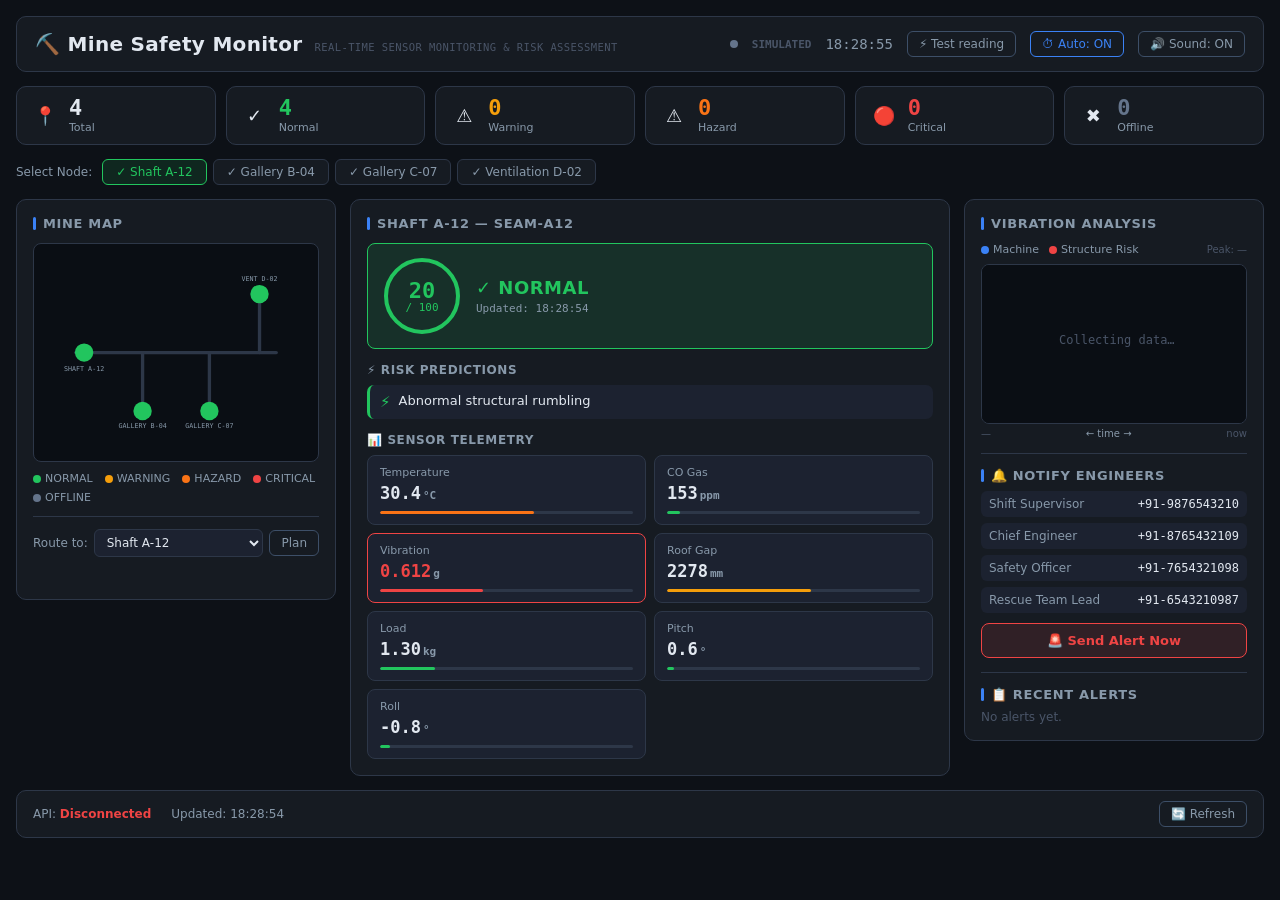
<file: index.html>
<!DOCTYPE html>
<html lang="en">
<head>
<meta charset="UTF-8">
<meta name="viewport" content="width=device-width, initial-scale=1.0">
<title>Mine Safety Dashboard</title>
<link rel="stylesheet" href="style_redesigned.css">
</head>
<body>
</head>
<body>

<!-- Evacuation Banner -->
<div id="evacBanner" class="evac-banner hidden">
  <div class="evac-siren">🚨</div>
  <div class="evac-content">
    <div class="evac-title">CRITICAL EMERGENCY</div>
    <div class="evac-msg" id="evacMsg">IMMEDIATE EVACUATION REQUIRED</div>
  </div>
  <button class="evac-close" onclick="document.getElementById('evacBanner').classList.add('hidden')">Dismiss</button>
</div>

<!-- Toast notification container -->
<div id="toastContainer"></div>

<div class="container">

  <!-- Header -->
  <div class="header">
    <div class="header-brand">
      <h1>⛏️ Mine Safety Monitor</h1>
      <small>REAL-TIME SENSOR MONITORING &amp; RISK ASSESSMENT</small>
    </div>
    <div class="header-right">
      <span class="conn-dot" id="connDot"></span>
      <span class="conn-badge" id="connBadge">Connecting…</span>
      <span class="hdr-clock" id="clock">--:--:--</span>
      <button class="btn-sm" id="testReadingBtn">⚡ Test reading</button>
      <button class="btn-sm active-toggle" id="autoBtn">⏱ Auto: ON</button>
      <button class="btn-sm" id="audioBtn">🔊 Sound: ON</button>
    </div>
  </div>

  <!-- Stats row -->
  <div class="stats-row" id="statsRow">
    <div class="stat-tile"><div class="stat-icon">📍</div><div><div class="stat-num" id="s-total">0</div><div class="stat-lbl">Total</div></div></div>
    <div class="stat-tile"><div class="stat-icon">✓</div><div><div class="stat-num" id="s-normal" style="color:var(--safe)">0</div><div class="stat-lbl">Normal</div></div></div>
    <div class="stat-tile"><div class="stat-icon">⚠</div><div><div class="stat-num" id="s-warn" style="color:var(--warn)">0</div><div class="stat-lbl">Warning</div></div></div>
    <div class="stat-tile"><div class="stat-icon">⚠</div><div><div class="stat-num" id="s-hazard" style="color:var(--hazard)">0</div><div class="stat-lbl">Hazard</div></div></div>
    <div class="stat-tile"><div class="stat-icon">🔴</div><div><div class="stat-num" id="s-crit" style="color:var(--crit)">0</div><div class="stat-lbl">Critical</div></div></div>
    <div class="stat-tile"><div class="stat-icon">✖</div><div><div class="stat-num" id="s-offline" style="color:var(--offline)">0</div><div class="stat-lbl">Offline</div></div></div>
  </div>

  <!-- Node selector tabs -->
  <div class="node-selector">
    <div class="sel-label">Select Node:</div>
    <div class="sel-tabs" id="nodeTabs"></div>
  </div>

  <!-- Active alerts banner -->
  <div class="active-alerts-bar" id="activeAlertsBar">
    <h3>🚨 Active Alerts</h3>
    <div class="active-alerts-list" id="activeAlertsList"></div>
  </div>

  <!-- Main 3-col grid -->
  <div class="main-grid">

    <!-- LEFT: Mine map + route planner -->
    <div class="panel">
      <div class="panel-title">Mine Map</div>

      <div class="map-wrap">
        <svg id="mapSvg" viewBox="0 0 340 260" preserveAspectRatio="xMidYMid meet">
          <!-- tunnel lines -->
          <line x1="50" y1="130" x2="290" y2="130" stroke="#2d3748" stroke-width="4" stroke-linecap="round"/>
          <line x1="130" y1="130" x2="130" y2="200" stroke="#2d3748" stroke-width="4" stroke-linecap="round"/>
          <line x1="210" y1="130" x2="210" y2="200" stroke="#2d3748" stroke-width="4" stroke-linecap="round"/>
          <line x1="270" y1="130" x2="270" y2="60"  stroke="#2d3748" stroke-width="4" stroke-linecap="round"/>
          <!-- node A12 -->
          <circle class="pulse-ring" id="pr-SEAM-A12" cx="60" cy="130" r="12" fill="#22c55e"/>
          <circle id="md-SEAM-A12" cx="60" cy="130" r="11" fill="#22c55e" style="cursor:pointer"/>
          <text class="map-node-lbl" x="60" y="152" text-anchor="middle" font-size="8">SHAFT A-12</text>
          <!-- node B04 -->
          <circle class="pulse-ring" id="pr-SEAM-B04" cx="130" cy="200" r="12" fill="#22c55e"/>
          <circle id="md-SEAM-B04" cx="130" cy="200" r="11" fill="#22c55e" style="cursor:pointer"/>
          <text class="map-node-lbl" x="130" y="220" text-anchor="middle" font-size="8">GALLERY B-04</text>
          <!-- node C07 -->
          <circle class="pulse-ring" id="pr-SEAM-C07" cx="210" cy="200" r="12" fill="#22c55e"/>
          <circle id="md-SEAM-C07" cx="210" cy="200" r="11" fill="#22c55e" style="cursor:pointer"/>
          <text class="map-node-lbl" x="210" y="220" text-anchor="middle" font-size="8">GALLERY C-07</text>
          <!-- node D02 -->
          <circle class="pulse-ring" id="pr-VENT-D02" cx="270" cy="60" r="12" fill="#22c55e"/>
          <circle id="md-VENT-D02" cx="270" cy="60" r="11" fill="#22c55e" style="cursor:pointer"/>
          <text class="map-node-lbl" x="270" y="44" text-anchor="middle" font-size="8">VENT D-02</text>
        </svg>
      </div>

      <div class="map-legend" id="mapLegend"></div>

      <div class="route-planner">
        <div class="route-row">
          <label>Route to:</label>
          <select id="routeTo">
            <option value="SEAM-A12">Shaft A-12</option>
            <option value="SEAM-B04">Gallery B-04</option>
            <option value="SEAM-C07">Gallery C-07</option>
            <option value="VENT-D02">Vent D-02</option>
          </select>
          <button class="btn-sm" id="routeBtn">Plan</button>
        </div>
        <div class="route-result" id="routeResult"></div>
      </div>
    </div>

    <!-- CENTER: Node detail -->
    <div class="panel" id="centerPanel">
      <div class="panel-title" id="nodePanelTitle">Node Details</div>

      <!-- Risk banner -->
      <div class="risk-banner" id="riskBanner">
        <div class="risk-circle" id="riskCircle">
          <span id="riskVal">--</span>
          <small>/ 100</small>
        </div>
        <div class="risk-info">
          <div class="risk-flag" id="riskFlag">—</div>
          <div class="risk-time" id="riskTime">—</div>
        </div>
      </div>

      <!-- Risk predictions -->
      <div class="section-h">⚡ Risk Predictions</div>
      <div class="predictions-list" id="predsList"></div>

      <!-- Sensor telemetry -->
      <div class="section-h">📊 Sensor Telemetry</div>
      <div class="telemetry-grid" id="teleGrid"></div>
    </div>

    <!-- RIGHT: Vibration + alerts + contacts -->
    <div class="panel">

      <!-- Vibration chart -->
      <div class="panel-title">Vibration Analysis</div>
      <div class="vibe-header">
        <div class="vibe-legend">
          <span><span class="dot" style="background:#3b82f6;border-radius:50%;width:8px;height:8px;display:inline-block"></span> Machine</span>
          <span><span class="dot" style="background:#ef4444;border-radius:50%;width:8px;height:8px;display:inline-block"></span> Structure Risk</span>
        </div>
        <span style="font-size:10px;color:var(--text-faint)" id="vibePeakLabel">Peak: —</span>
      </div>
      <div class="chart-wrap">
        <canvas id="vibCanvas"></canvas>
      </div>
      <div style="display:flex;justify-content:space-between;font-size:10px;color:var(--text-faint);margin-top:4px">
        <span id="vibeTimeOld">—</span>
        <span style="color:var(--text-muted)">← time →</span>
        <span id="vibeTimeNew">now</span>
      </div>

      <!-- Alert engineers -->
      <div class="engineers-block">
        <div class="panel-title" style="margin-bottom:8px">🔔 Notify Engineers</div>
        <div class="contact-list" id="contactList"></div>
        <button class="btn-alert" id="manualAlertBtn">🚨 Send Alert Now</button>
      </div>

      <!-- Alert history -->
      <div class="alerts-block">
        <div class="panel-title" style="margin-bottom:8px">📋 Recent Alerts</div>
        <div class="alerts-scroll" id="alertsScroll">
          <p style="color:var(--text-faint);font-size:12px">No alerts yet.</p>
        </div>
      </div>

    </div>
  </div><!-- /main-grid -->

  <!-- Footer -->
  <div class="footer">
    <div class="footer-info">
      <span>API: <strong id="apiStatus" style="color:var(--crit)">Disconnected</strong></span>
      <span>Updated: <span id="lastUpdate">—</span></span>
    </div>
    <div class="footer-ctrls">
      <button class="btn-sm" id="refreshBtn">🔄 Refresh</button>
    </div>
  </div>

</div><!-- /container -->
<script src="script_redesigned.js"></script>
</body>
</html>
</file>
<file: style_redesigned.css>
/* ── Reset & base ─────────────────────────────────────────── */
*{box-sizing:border-box;margin:0;padding:0}
:root{
  --bg:#0d1117;
  --surface:#161b22;
  --surface2:#1c2230;
  --border:#2d3748;
  --border2:#3d4f68;
  --text:#e2e8f0;
  --text-muted:#8899aa;
  --text-faint:#4a5568;
  --safe:#22c55e;    --safe-bg:rgba(34,197,94,.12);
  --warn:#f59e0b;    --warn-bg:rgba(245,158,11,.12);
  --hazard:#f97316;  --hazard-bg:rgba(249,115,22,.12);
  --crit:#ef4444;    --crit-bg:rgba(239,68,68,.12);
  --offline:#64748b; --offline-bg:rgba(100,116,139,.12);
  --accent:#3b82f6;
  --radius:10px;
  --font:'Segoe UI',system-ui,sans-serif;
  --mono:'IBM Plex Mono','Fira Code',monospace;
}
body{background:var(--bg);color:var(--text);font-family:var(--font);min-height:100vh;overflow-x:hidden}
button{cursor:pointer;font-family:inherit}
canvas{display:block}

/* ── Evacuation banner ──────────────────────────────────────── */
.evac-banner{
  display:none;position:fixed;top:0;left:0;right:0;z-index:9999;
  background:#7f1d1d;border-bottom:3px solid var(--crit);
  padding:10px 20px;
  display:flex;align-items:center;gap:16px;
  animation:evacpulse 1s ease-in-out infinite alternate;
}
.evac-banner.hidden{display:none!important}
@keyframes evacpulse{from{background:#7f1d1d}to{background:#991b1b}}
.evac-siren{font-size:28px;animation:spin 1s linear infinite}
@keyframes spin{from{transform:rotate(-15deg)}to{transform:rotate(15deg)}}
.evac-title{font-size:18px;font-weight:700;color:#fca5a5;letter-spacing:1px}
.evac-msg{font-size:13px;color:#fecaca;margin-top:2px}
.evac-close{margin-left:auto;background:transparent;border:1px solid #fca5a5;color:#fca5a5;padding:4px 10px;border-radius:6px;font-size:12px}

/* ── Notification toast ─────────────────────────────────────── */
#toastContainer{
  position:fixed;top:16px;right:16px;z-index:8888;
  display:flex;flex-direction:column;gap:8px;pointer-events:none;
  max-width:340px;width:100%;
}
.toast{
  background:var(--surface2);border-left:4px solid var(--warn);
  border-radius:8px;padding:12px 14px;
  box-shadow:0 4px 20px rgba(0,0,0,.5);
  pointer-events:all;
  animation:slideIn .3s ease;font-size:13px;
}
@keyframes slideIn{from{transform:translateX(110%);opacity:0}to{transform:translateX(0);opacity:1}}
.toast.dismissing{animation:slideOut .3s ease forwards}
@keyframes slideOut{to{transform:translateX(110%);opacity:0}}
.toast-head{display:flex;align-items:center;gap:8px;margin-bottom:5px;font-weight:600}
.toast-body{color:var(--text-muted);line-height:1.4}
.toast-dismiss{margin-left:auto;background:none;border:none;color:var(--text-faint);font-size:16px;padding:0 2px}

/* ── Layout ─────────────────────────────────────────────────── */
.container{max-width:1440px;margin:0 auto;padding:16px}

/* ── Header ─────────────────────────────────────────────────── */
.header{
  display:flex;align-items:center;justify-content:space-between;
  flex-wrap:wrap;gap:12px;
  padding:14px 18px;
  background:var(--surface);border:1px solid var(--border);border-radius:var(--radius);
  margin-bottom:14px;
}
.header-brand{display:flex;align-items:baseline;gap:12px}
.header-brand h1{font-size:20px;font-weight:700;letter-spacing:.3px}
.header-brand small{font-family:var(--mono);font-size:10.5px;color:var(--text-faint);letter-spacing:.04em}
.header-right{display:flex;align-items:center;gap:14px;flex-wrap:wrap}
.conn-dot{width:8px;height:8px;border-radius:50%;background:var(--safe);display:inline-block;transition:background .4s}
.conn-badge{font-family:var(--mono);font-size:11px;font-weight:600;color:var(--safe)}
.hdr-clock{font-family:var(--mono);font-size:14px;color:var(--text-muted)}
.btn-sm{
  background:transparent;border:1px solid var(--border2);color:var(--text-muted);
  border-radius:6px;padding:5px 11px;font-size:12px;
  transition:border-color .2s,color .2s;
}
.btn-sm:hover{border-color:var(--accent);color:var(--text)}

/* ── Stats row ──────────────────────────────────────────────── */
.stats-row{
  display:grid;grid-template-columns:repeat(6,1fr);gap:10px;
  margin-bottom:14px;
}
@media(max-width:700px){.stats-row{grid-template-columns:repeat(3,1fr)}}
@media(max-width:420px){.stats-row{grid-template-columns:repeat(2,1fr)}}
.stat-tile{
  background:var(--surface);border:1px solid var(--border);border-radius:var(--radius);
  padding:10px 14px;display:flex;align-items:center;gap:10px;
}
.stat-icon{font-size:18px;width:28px;text-align:center;flex-shrink:0}
.stat-num{font-family:var(--mono);font-size:22px;font-weight:700;line-height:1}
.stat-lbl{font-size:11px;color:var(--text-muted);margin-top:2px}

/* ── Node selector tabs ─────────────────────────────────────── */
.node-selector{
  display:flex;align-items:center;gap:10px;flex-wrap:wrap;
  margin-bottom:14px;
}
.sel-label{font-size:12px;color:var(--text-muted);white-space:nowrap}
.sel-tabs{display:flex;gap:6px;flex-wrap:wrap}
.sel-tab{
  padding:5px 13px;font-size:12px;font-weight:500;
  border-radius:6px;border:1px solid var(--border);
  background:var(--surface);color:var(--text-muted);
  transition:all .2s;
}
.sel-tab:hover{border-color:var(--border2);color:var(--text)}
.sel-tab.active{color:#fff;border-color:transparent}

/* ── Main 3-col grid ────────────────────────────────────────── */
.main-grid{
  display:grid;
  grid-template-columns:320px 1fr 300px;
  gap:14px;
  align-items:start;
  margin-bottom:14px;
}
@media(max-width:1100px){.main-grid{grid-template-columns:1fr 1fr}}
@media(max-width:700px){.main-grid{grid-template-columns:1fr}}

.panel{
  background:var(--surface);border:1px solid var(--border);border-radius:var(--radius);
  padding:16px;
}
.panel-title{
  font-size:13px;font-weight:600;color:var(--text-muted);letter-spacing:.05em;
  text-transform:uppercase;margin-bottom:12px;
  display:flex;align-items:center;gap:7px;
}
.panel-title::before{content:'';width:3px;height:13px;border-radius:2px;background:var(--accent)}

/* ── Mine map (SVG) ─────────────────────────────────────────── */
.map-wrap{width:100%;border-radius:8px;overflow:hidden;background:#0a0e14;border:1px solid var(--border)}
.map-wrap svg{width:100%;height:auto;display:block}
.map-node-lbl{font-family:var(--mono);fill:var(--text-muted)}
.pulse-ring{transform-box:fill-box;transform-origin:center;opacity:0}
.pulse-ring.pulsing{animation:mapring 1.8s ease-out infinite}
@keyframes mapring{0%{transform:scale(1);opacity:.55}100%{transform:scale(2.6);opacity:0}}
.map-legend{display:flex;flex-wrap:wrap;gap:6px 12px;margin-top:10px;font-size:11px;color:var(--text-muted)}
.map-legend .ldot{width:8px;height:8px;border-radius:50%;display:inline-block;margin-right:4px;vertical-align:middle}

/* ── Route planner ──────────────────────────────────────────── */
.route-planner{margin-top:12px;padding-top:12px;border-top:1px solid var(--border)}
.route-row{display:flex;align-items:center;gap:6px;flex-wrap:wrap}
.route-row label{font-size:12px;color:var(--text-muted)}
.route-row select{
  flex:1;min-width:100px;
  background:var(--surface2);border:1px solid var(--border);color:var(--text);
  border-radius:6px;padding:5px 8px;font-size:12px;font-family:inherit;
}
.route-result{margin-top:8px;font-size:12px;color:var(--text-muted);line-height:1.5;min-height:18px}

/* ── Center column ──────────────────────────────────────────── */
.risk-banner{
  border-radius:8px;padding:14px 16px;margin-bottom:14px;
  display:flex;align-items:center;gap:16px;
  border:1px solid var(--border);background:var(--surface2);
  transition:border-color .4s,background .4s;
}
.risk-circle{
  width:76px;height:76px;border-radius:50%;
  display:flex;align-items:center;justify-content:center;flex-direction:column;
  font-family:var(--mono);font-size:22px;font-weight:700;
  border:4px solid var(--border);flex-shrink:0;
  transition:border-color .4s,color .4s;
}
.risk-circle small{font-size:11px;font-weight:400;margin-top:-2px}
.risk-info{flex:1}
.risk-flag{font-size:18px;font-weight:700;letter-spacing:.5px;margin-bottom:4px}
.risk-time{font-family:var(--mono);font-size:11px;color:var(--text-muted)}

.section-h{font-size:12px;font-weight:600;color:var(--text-muted);letter-spacing:.05em;text-transform:uppercase;margin:14px 0 8px}

.predictions-list{display:flex;flex-direction:column;gap:5px}
.pred-item{
  display:flex;align-items:flex-start;gap:8px;
  padding:8px 10px;border-radius:7px;font-size:13px;
  background:var(--surface2);border-left:3px solid var(--border2);
}
.pred-calm{color:var(--text-muted);padding:6px 0;font-size:13px}

/* ── Telemetry grid ─────────────────────────────────────────── */
.telemetry-grid{
  display:grid;grid-template-columns:1fr 1fr;gap:8px;
}
@media(max-width:500px){.telemetry-grid{grid-template-columns:1fr}}
.tele-cell{
  background:var(--surface2);border:1px solid var(--border);border-radius:8px;
  padding:10px 12px;
  display:flex;flex-direction:column;gap:4px;
  transition:border-color .3s;
}
.tele-cell.breach{border-color:var(--crit)}
.tele-key{font-size:11px;color:var(--text-muted)}
.tele-val{font-family:var(--mono);font-size:17px;font-weight:600}
.tele-bar{height:3px;border-radius:2px;background:var(--border);margin-top:4px;overflow:hidden}
.tele-bar-fill{height:100%;border-radius:2px;background:var(--safe);transition:width .5s ease,background .4s}

/* ── Right column ───────────────────────────────────────────── */
/* Vibration chart */
.vibe-header{display:flex;align-items:center;justify-content:space-between;margin-bottom:8px}
.vibe-legend{display:flex;gap:10px;font-size:11px;color:var(--text-muted)}
.vibe-legend span{display:flex;align-items:center;gap:4px}
.vibe-legend .dot{width:8px;height:8px;border-radius:50%}
.chart-wrap{position:relative;height:160px;border-radius:8px;overflow:hidden;background:#0a0e14;border:1px solid var(--border)}

/* Alert engineers */
.engineers-block{margin-top:14px;padding-top:14px;border-top:1px solid var(--border)}
.contact-list{display:flex;flex-direction:column;gap:6px;margin-bottom:10px}
.contact-row2{display:flex;justify-content:space-between;align-items:center;font-size:12px;padding:6px 8px;background:var(--surface2);border-radius:6px}
.contact-role{color:var(--text-muted)}
.contact-phone{font-family:var(--mono);color:var(--text)}
.btn-alert{
  width:100%;padding:9px;border-radius:8px;
  background:var(--crit-bg);border:1px solid var(--crit);color:var(--crit);
  font-size:13px;font-weight:600;
  transition:background .2s,color .2s;
}
.btn-alert:hover{background:var(--crit);color:#fff}

/* Alert history */
.alerts-block{margin-top:14px;padding-top:14px;border-top:1px solid var(--border)}
.alerts-scroll{max-height:200px;overflow-y:auto;display:flex;flex-direction:column;gap:5px}
.alert-item{
  padding:8px 10px;border-radius:7px;font-size:12px;
  background:var(--surface2);
  border-left:3px solid var(--border2);
  transition:border-color .3s;
}
.alert-item-head{display:flex;align-items:center;gap:7px;flex-wrap:wrap;margin-bottom:3px}
.alert-item-time{font-family:var(--mono);color:var(--text-faint);font-size:11px}
.alert-item-node{font-weight:600;font-size:12px}
.alert-chip{font-family:var(--mono);font-size:10px;font-weight:600;padding:2px 6px;border-radius:4px}
.alert-item-pred{color:var(--text-muted);margin-bottom:3px}
.alert-dispatch-text{font-size:11px;color:var(--text-faint);line-height:1.4}

/* ── Active alerts banner ───────────────────────────────────── */
.active-alerts-bar{
  display:none;
  background:var(--crit-bg);border:1px solid var(--crit);border-radius:var(--radius);
  padding:12px 16px;margin-bottom:14px;
}
.active-alerts-bar.visible{display:block}
.active-alerts-bar h3{font-size:13px;color:var(--crit);margin-bottom:8px;font-weight:600}
.active-alerts-list{display:flex;flex-direction:column;gap:5px}
.active-alert-row{display:flex;align-items:baseline;gap:10px;font-size:13px;flex-wrap:wrap}
.active-alert-node{font-weight:600}
.active-alert-pred{color:var(--text-muted)}

/* ── Footer ─────────────────────────────────────────────────── */
.footer{
  display:flex;align-items:center;justify-content:space-between;flex-wrap:wrap;gap:10px;
  padding:10px 16px;
  background:var(--surface);border:1px solid var(--border);border-radius:var(--radius);
  font-size:12px;color:var(--text-muted);
  margin-top:14px;
}
.footer-info{display:flex;gap:20px;flex-wrap:wrap}
.footer-ctrls{display:flex;gap:6px;flex-wrap:wrap}

/* ── Scrollbar ──────────────────────────────────────────────── */
::-webkit-scrollbar{width:5px}
::-webkit-scrollbar-track{background:transparent}
::-webkit-scrollbar-thumb{background:var(--border);border-radius:3px}

/* ── Sound indicator ────────────────────────────────────────── */
.btn-sm.active-toggle{border-color:var(--accent);color:var(--accent)}
</file>
